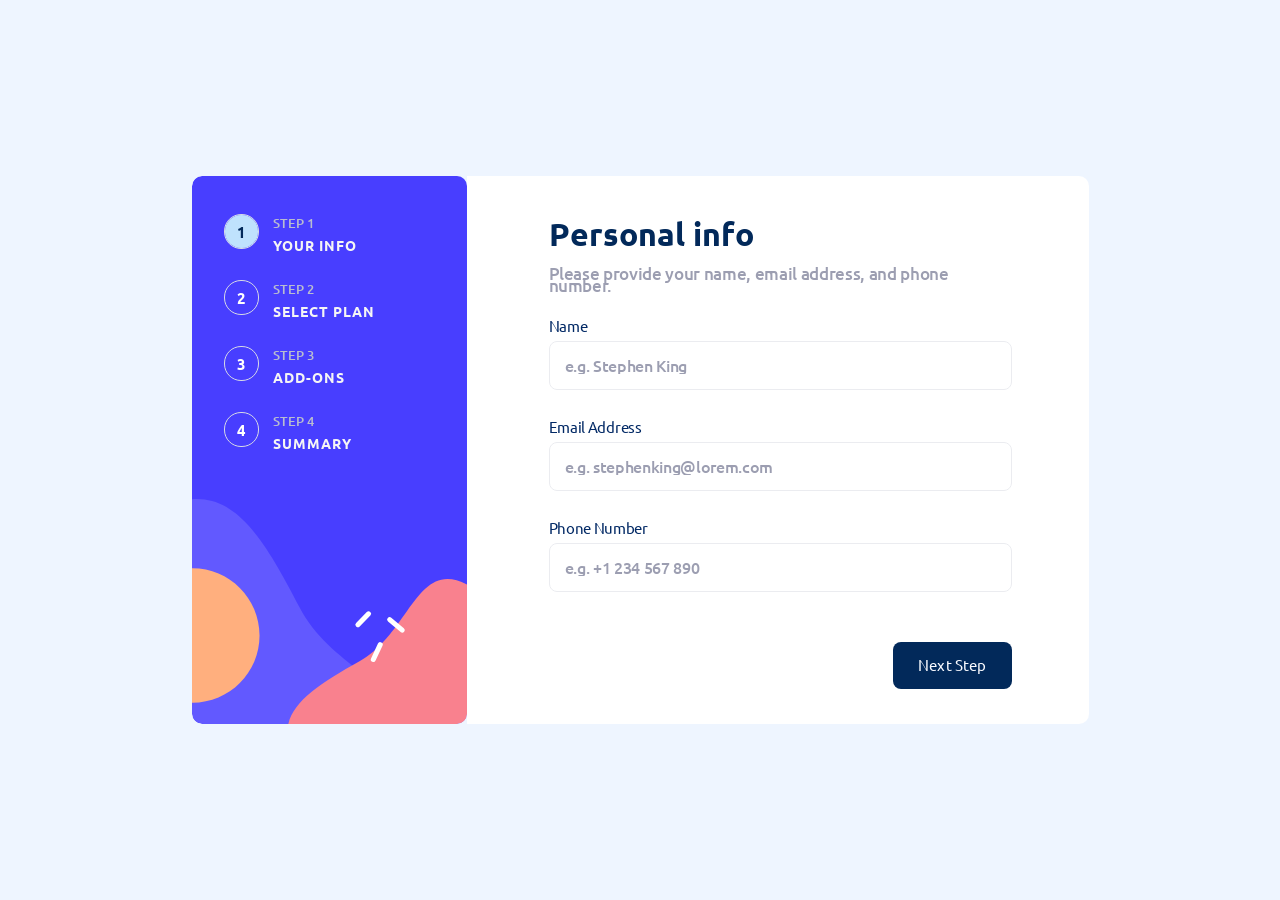
<file: index.html>
<!DOCTYPE html>
<html lang="en">
<head>
    <meta charset="UTF-8">
    <meta name="viewport" content="width=device-width, initial-scale=1.0">
    <title>Mult-step Form</title>

    <link rel="stylesheet" href="style.css">
</head>
<body>
    <div class="container" id="container-root">
        <aside>
            <div id="sidebar-root"></div>
        </aside>
        <div class="container-body" id="container-body-root">
            <!-- 'container-child' contains header, section, and nav -->
            <div class="container-child" id="container-child">
                <!-- <div id="skeleton"></div> -->
            </div>
        </div>
        <main id="main-content"></main>
    </div>
  
  <script type="module" src="app.js"></script>
  <!-- <script type="module" src="scripts/main.js"></script> -->

  
  <!-- <script type="module" src="/animations/pageTransitions.js"></script> -->

</body>
</html>
</file>
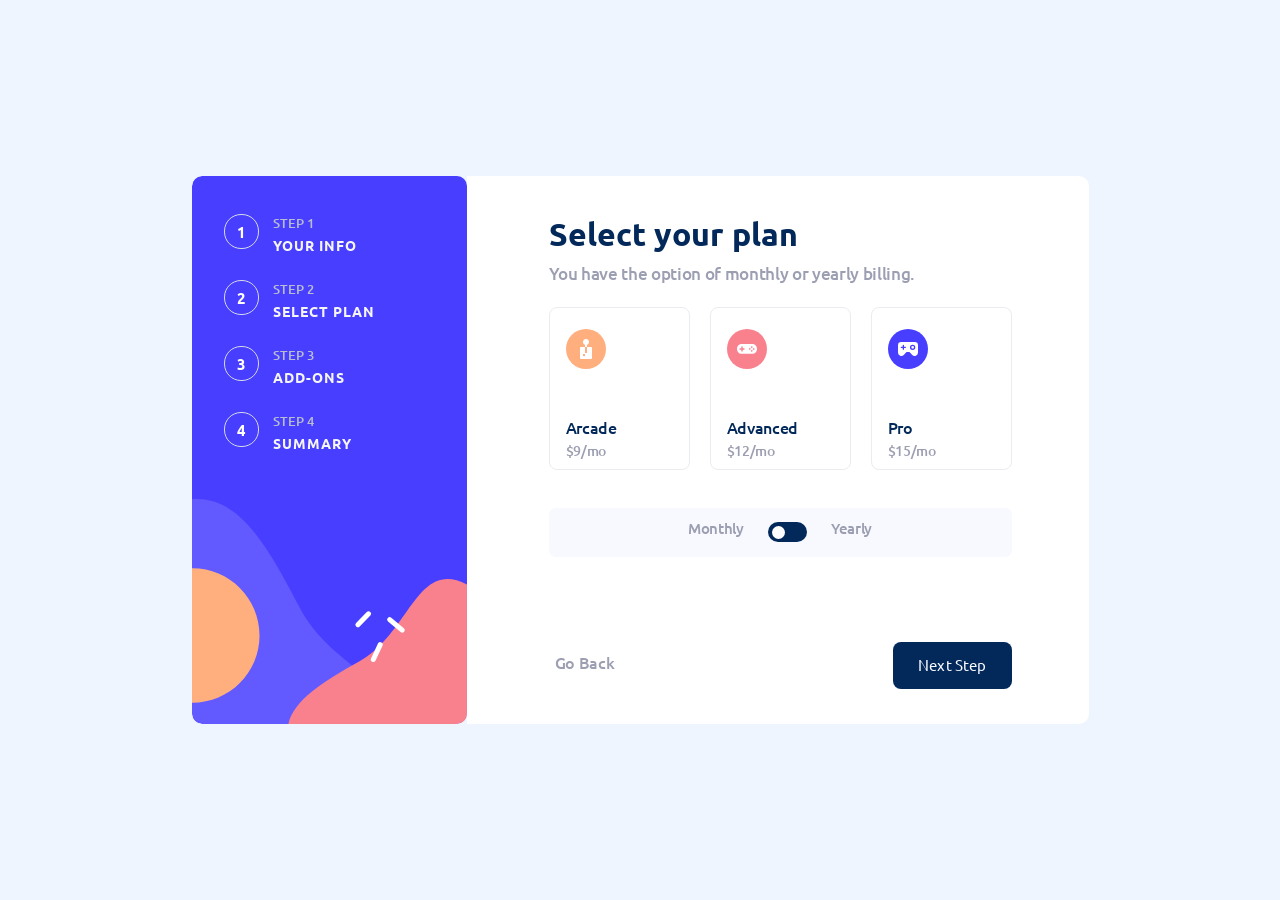
<file: html pages/select-your-plan.html>
<!DOCTYPE html>
  <html lang="en">
    <head>
      <meta charset="UTF-8">
      <meta name="viewport" content="width=device-width, initial-scale=1.0"> <!-- displays site properly based on user's device -->

      <link rel="icon" type="image/png" sizes="32x32" href="./assets/images/favicon-32x32.png">
      <link rel="stylesheet" href="/style.css">
      
      <title>Frontend Mentor | Multi-step form</title>

    </head>  

    <!-- Feel free to remove these styles or customise in your own stylesheet 👍 -->
    <style>
      .attribution { font-size: 11px; text-align: center; }
      .attribution a { color: hsl(228, 45%, 44%); }
    </style>

    <body>
    <div class="container">
      <aside>
        <div class="side">
          <!-- <img class="side" src="./assets/images/bg-sidebar-desktop.svg" alt=""> -->
          <div class="side-child">
              <div class="number"><p>1</p></div>
              <div class="desc">
                <p>STEP 1</p>
                <p>YOUR INFO</p>
              </div>
          </div>
          <div class="side-child">
            <div class="number"><p>2</p></div>
            <div class="desc">
              <p>STEP 2</p>
              <p>SELECT PLAN</p>
            </div>
          </div>
          <div class="side-child">
            <div class="number"><p>3</p></div>
            <div class="desc">
              <p>STEP 3</p>
              <p>ADD-ONS</p>
            </div>
          </div>
          <div class="side-child">
            <div class="number"><p>4</p></div>
            <div class="desc">
              <p>STEP 4</p>
              <p>SUMMARY</p>
            </div>
          </div>
        </div>
      </aside>
      <div class="container-body">
        <div class="container-child">
          <header>
            <h1 class="heading">Select your plan</h1>
            <p class="notes notes-margin">You have the option of monthly or yearly billing.</p>
          </header>

          <!-- plans -->
          <section>
            <div class="container-child-card margin" id="cards">
              <div class="card" tabindex="0" id="card">
                <div class="holder">
                  <div class="card-icon"></div>
                  <p class="notes">Arcade</p>
                  <p class="notes">$9/mo</p>
                </div>
              </div>
              <div class="card" tabindex="0">
                <div class="holder">
                  <div class="card-icon"></div>
                  <p class="notes">Advanced</p>
                  <p class="notes">$12/mo</p>
                </div>
              </div>
              <div class="card" tabindex="0">
                <div class="holder">
                  <div class="card-icon"></div>
                  <p class="notes">Pro</p>
                  <p class="notes">$15/mo</p>
                </div>
              </div>
            </div>
            
            <!-- switch -->
            <div class="plan margin">
              <div class="child">
                <p class="notes">Monthly</p>              
              </div>
              <div class="child" id="showPlan" onclick="play()">
                <div class="switch" id="toggle">
                  <div class="switch-ball"></div>
                </div>
              </div>
              <div class="child">
                <p class="notes">Yearly</p>  
              </div>
            </div>
          </section>
          
          <!-- navigation -->
          <nav>
            <div class="buttons">
              <button><p class="notes" onclick="location.href = '../index.html'">Go Back</p></button>
              <button id="next" onclick="location.href = './pick add-ons.html'"><p class="notes">Next Step</p></button>
            </div>
          </nav>
          
        </div>
      </div>
      
    </div>
    <!-- <div class="button">
      <p class="notes"></p>
      <p class="notes"></p>
    </div>
    /* side img section */
    <section></section> -->
    <script src="../scripts/main.js"></script>
    </body>
  </html>
</file>
<file: style.css>
:root {
    --container-direction: row;
    --container-width: fit-content;
    --container-padding: 15px;
    --container-margin: 0 auto;
    --container-overflow: hidden;
    --container-bg-color: white;
    --desc-display: flex;
    --side-width: 275px;
    --side-border-radius: 10px;
    --side-direction: column;
    --side-justify: none;
    --side-background-pos: -22px;
    --side-height: 510px;
    --side-child-margin: 0px 0px 0px 32px;

    --container-body-radius: 0px;
    --container-body-position: relative;
    --container-body-width: 622px;
    --container-body-padding: 33px 0px 0px 0px;

    --container-child-width: 463px;

    --header-mb: 0px; 
    --header-font-size: 32px;

    --form-container-mt: 27px;
    --form-control-display: block;
    --form-control-direction: row;
    --input-width: 436px;
    --input-height: 27px;
    --input-mt: 9px;
    --input-mb: 30px;

    --notes-line-height: 12px;
    --notes-margin-top: 21px;

    --btns-width: 100%;
    --btns-radius: 8px;
    --btns-padding: 16px 25px;
    --btns-top: 433px;
}

@media only screen and (max-width: 767px) {
    :root {
        --container-direction: column;
        --container-width: 100vw;
        --container-padding: 0px;
        --container-margin: -15.2vw auto 0px auto;
        --container-overflow: hidden;
        --container-height: 100%;
        --container-bg-color: #eef5ff;

        --desc-display: none;
        --side-width: 100%;
        --side-border-radius: 0px;
        --side-direction: row;
        --side-justify: center;
        --side-background-pos: 87%;
        --side-height: 35vmin;
        --side-child-margin: 2vw 2vw;

        --container-body-radius: 10px;
        --container-body-position: relative;
        --container-body-width: 78vw;
        --container-body-padding: 25px 5vw 27px 5vw;

        --container-child-width: 100%;

        --header-mb: 3vmin;
        --header-font-size: 28px;

        --form-container-mt: 0px;
        --form-control-display: flex;
        --form-control-direction: column;
        --input-width: 68vw;
        --input-height: 21px;
        --input-mt: 0px;
        --input-mb: 12px;

        --notes-line-height: 27.5px;
        --notes-margin-top: 14px;

        --btns-width: calc(100% + 5vw);
        --btns-top: 115vmin;
    }
}

@media only screen and (max-width: 425px) {
    :root {

        --container-margin: -17.2vw auto 0px auto;

        --header-font-size: 24px;
        
        --side-child-margin: 2vw 2vw;

        --container-body-padding: 25px 5vw 26px 5vw;

        --header-mb: 4.6vmin;

        --notes-margin-top: 3.8vw;
        --btns-radius: 4px;
        --btns-padding: 14px 17px;
        --btns-top: 133vmin;
    }
}

@media only screen and (max-width: 375px) {
    :root {
        --header-mb: 5vmin;
        --btns-top: 145vmin;
    }
}

body {
    /* background-color: hsl(229, 24%, 87%); */
    background-color: #eef5ff;
    display: flex;
    justify-content: center;
    align-items: center;
    overflow-x: clip;
    width: 100vw;
    margin: 0px;
    height: 100vh;
}

@font-face {
    font-family: Ubuntu;
    src:
        local('./assets/fonts/Ubuntu-Bold.ttf'),
        url('./assets/fonts/Ubuntu-Bold.ttf')
        format("truetype");
        font-weight: 700;
        font-style: normal;
}

@font-face {
    font-family: Ubuntu;
    src:
        local('./assets/fonts/Ubuntu-Medium.ttf'),
        url('./assets/fonts/Ubuntu-Medium.ttf')
        format("truetype");
        font-weight: 500;
        font-style: normal;
}

@font-face {
    font-family: Ubuntu;
    src:
        local('./assets/fonts/Ubuntu-Regular.ttf'),
        url('./assets/fonts/Ubuntu-Regular.ttf')
        format("truetype");
        font-weight: 400;
        font-style: normal;
}


.container {
    background-color: var(--conatiner-bg-color);
    /* margin-top: 30px; */
    align-self: center;
    display: flex;
    flex-direction: var(--container-direction);
    border-radius: var(--side-border-radius);
    margin: 0 auto;
    width: var(--container-width);
    overflow-x: var(--container-overflow);
    position: relative;
    /* background-color: white; */
    height: var(--container-height);
}

.side {
    position: relative;
    overflow: hidden;
    background-image: url('./assets/images/bg-sidebar-desktop.svg');
    background-size: cover;
    background-repeat: no-repeat;
    height: var(--side-height);
    /* width: 274px; */
    /* width: 274px; */
    /* width: 280px; */
    width: var(--side-width);
    /* border: 1px solid red ; */
    border-radius: var(--side-border-radius);
    display: flex;
    flex-direction: var(--side-direction);
    justify-content: var(--side-justify);
    /* flex-shrink: 1; */
    padding-top: 38px;
    background-position-y: var(--side-background-pos);
}

.side-child {
    display: flex;
    flex-direction: row;
    /* margin-top: 37px; */
    margin: var(--side-child-margin); 
    margin-bottom: 26px;
}

.number {
    position: relative;
    display: flex;
    width: 33px;
    height: 33px;
    border: solid 1px hsl(229, 24%, 87%);
    align-content: center;
    border-radius: 17px;
    text-align: center;
    /* overflow: hidden; */
    align-items: center;
    justify-content: center;
    /* overflow: hidden; */

}

.pseudo-number {
    overflow: hidden;
}

.side-child:nth-child(1) .number {
    /* background-color: hsl(206, 94%, 87%); */
    p {
        /* color: hsl(213, 96%, 18%) !important; */
    }
}

.number p {
    margin: 0px;
    font-size: 15px;
    font-family: ubuntu;
    transform: scaleY(1.04);
    /* color: hsl(229, 24%, 87%); */
    color: white;
    font-weight: bold;
    inset: center;
    position: relative;
}

.overlay {
    transition: all 0.45s ease !important;
}

.overlay-number {
    position: absolute !important;
    z-index: 1 !important;
    color: hsl(213, 96%, 18%) !important;
    /* color: black !important; */
    clip-path: inset(0 0 100% 0);
    transition: all 0.35s ease !important;
}

.inset-number {
    clip-path: inset(0 0 0 0) !important;
}

.inset-number-post {
    clip-path: inset(0 0 0 100%) !important;
}

.desc {
    display: var(--desc-display);
    flex-direction: column;
    margin-left: 14px;
}

.desc p {
    margin: 0px;
}

.desc > p {
    font-size: 13px;
    font-family: ubuntu;
    color: hsl(229deg 18.17% 76.91%);
    font-weight: 500;
}

.desc > p:nth-child(2) {
    font-size: 14px;
    font-family: ubuntu;
    color: #f5f5f5;
    letter-spacing: 1.0px;
    /* transform: scaleY(1); */
    word-spacing: 0px;
    margin-top: 4px;
    font-weight: 700;
}

.container-body {
    position: var(--container-body-position);
    display: flex;
    /* margin-left: 10px; */
    margin: var(--container-margin);
    border-radius: var(--container-body-radius);
    /* width: 600px; */
    width: var(--container-body-width);
    padding: var(--container-body-padding);
    justify-content: center;
    background-color: white;
    z-index: 99;
}

.container-child {
    display: flex;
    /* border: 1px solid red; */
    width: var(--container-child-width);
    flex-direction: column;
    /* justify-content: center; */
    align-items: flex-start;
    position: relative;
    margin-left: 5px;
    height: inherit;
}

.heading {
    font-family: Ubuntu;
    font-weight: bold;
    color: hsl(213, 96%, 18%);
    margin-top: 12px;
    margin-bottom: 0px;
    /* transform: scaleY(1.1); */
    /* letter-spacing: 0.015em; */
    /* word-spacing: 0.1em; */
    font-size: var(--header-font-size);
    height: 25.5px;
    line-height: 26px;
}

#header {
    margin-bottom: var(--header-mb);
}

.notes,
.form-container input, .form-container input::placeholder {
    font-family: Ubuntu, system-ui, -apple-system, BlinkMacSystemFont, 'Segoe UI', Roboto, Oxygen, Ubuntu, Cantarell, 'Open Sans', 'Helvetica Neue', sans-serif;
    font-weight: 500;
    font-size: 16px;
    color: #9c9eb1;
    /* margin-bottom: 0px; */
    letter-spacing: -0.02em;
    /* transform: scaleY(1.04); */
    /* word-spacing: 0.07em; */
    /* margin-top: 4px; */
    height: 19.5px;
    line-height: var(--notes-line-height);
}

.form-container input {
    color: hsl(213.41deg 95.65% 25.04%) !important;
}

.notes-margin {
    margin-top: var(--notes-margin-top);
    margin-bottom: 0px;
    font-size: 17px;
    height: auto;
}

.thankyou-notes {
    margin-top: 16px;
    margin-bottom: 0px;
    font-size: 16px;
    /* color: hsl(213, 96%, 18%); */
    font-weight: 500;
    text-align: center;
    line-height: 25px;
    word-spacing: 0.15em;
}

.container-child-card {
    display: flex;
    flex-direction: row;
    width: 463px;
    /* margin-top: 20px; */
    /* border: solid 1px red; */
    justify-content: space-between;
    flex-direction: row;
}

.card {
    /* width: 135px; */
    width: 139px;
    background-color: none;
    border: solid 1px hsl(228deg 14.29% 93.14%);
    border-radius: 8px;
    /* height: 175px; */
    height: 161px;
    display: flex;
    flex-direction: column;
    transition: border 80ms linear, background-color 120ms ease-out;
    /* transition: background-color 80ms ease-out; */
    z-index: 1;
    cursor: pointer;
    transition: height 300ms ease-in;
    outline: none;
    overflow: hidden;

    /* &:focus {
        height: 180px
    } */
}

.card:hover {
 /* border: solid 1px hsl(243, 100%, 62%); */
 border: solid 1px hsl(243, 100%, 62%);
 /* background-color: hsl(228, 100%, 84%); */
}

.card:focus, .card:focus-visible {
    background-color: hsl(217, 100%, 97%) !important;
    border: solid 1px hsl(243, 100%, 62%) !important;
}

.focused {
    background-color: hsl(217, 100%, 97%);
    border: solid 1px hsl(243, 100%, 62%) !important;
}

/* .card:before {
    pointer-events: none;
} */

.holder {
    margin-top: 21px;
    margin-left: 16px;
    margin-right: 84px;
    margin-bottom: 0px;
}

.card .notes {
    margin-top: 5px;
    margin-bottom: 0px;
    font-weight: 500;
}
.holder .notes:nth-child(2),
.add-ons-copy p:nth-child(1),
.arcade-plan .notes:first-child,
.arcade-copy:nth-child(1) > p,
.arcade-copy:nth-child(2) p:nth-child(2),
.arcade-copy:nth-child(3) p:nth-child(2) {
    color: hsl(213, 96%, 18%);
}

.notes-dark, .form-control label {
    /* color: hsl(213, 96%, 18%); */
    color: #022965;
}


.arcade-copy:nth-child(2) p:nth-child(2),
.arcade-copy:nth-child(3) p:nth-child(2) {
    color: #02296D;
    font-size: 15px;
    font-weight: 500;
}

.holder .notes:nth-child(3),
.add-ons-copy p:nth-child(2),
.add-ons-amount p  {
    font-size: 14px;
    /* font-weight: 500; */
}

.holder .notes:nth-child(4) {
    width: max-content;
    font-size: 14px !important;
    color: hsl(213.41deg 95.65% 25.04%);
    margin-top: 6px !important;
}

.card-icon {
    margin-top: 0px;
    margin-left: 0px;
    margin-right: 0px;
    margin-bottom: 52px;
}

.card-icon:nth-child(1) {
    content: url(assets/images/icon-arcade.svg);
}

.container-child-card .card:nth-child(2) .card-icon {
    content: url(assets/images/icon-advanced.svg);
}

.container-child-card .card:nth-child(3) .card-icon {
    content: url(assets/images/icon-pro.svg);
}


.plan {
    display: flex;
    /* height: 39px; */
    height: 49px;
    width: 100%;
    /* flex-grow: 1; */
    /* border: solid 1px red; */
    background-color: #f8f9fe;
    border-radius: 7px;
    justify-content: center;
    align-items: center;
    margin-top: 38px !important;
}

.margin {
    margin-top: 27px;
}

.child {
    display: flex;
    margin: 12px;
    cursor: pointer;
}

.child .notes {
    font-size: 15px;
}

.switch {
    width: 39px;
    height: 20px;
    background-color: hsl(213, 96%, 18%);
    border-radius: 11px;
    display: flex;
    flex-direction: row;
    justify-content: flex-start;
    align-items: center;
    transition: justify-content 300ms ease-in;
}

.switch-ball {
    width: 13px;
    height: 13px;
    background-color: white;
    border-radius: 15px;
    margin: auto 4px;
    position: relative;
    transition: left 100ms cubic-bezier(0.99, 0.63, 1, 0.99);
}

.buttons {
    display: flex;
    flex-direction: row;
    width: var(--btns-width);
    justify-content: space-between;
    /* margin-top: 120px; */
    /* height: inherit; */
    /* border: solid 1px red; */
    position: absolute;
    top: var(--btns-top);
    align-self: flex-end;
}

.buttons button:nth-child(odd) .notes:hover {
    /* background-color: red; */
    color: #02295a;
    /* display: inline; */
}

.buttons button:nth-child(even) {
    /* width: 112px;
    height: 42px; */
    align-self: center;
    /* align-content: end; */
    text-align: center;
    border-radius: var(--btns-radius);
    border: 0px;
    background-color: hsl(213.41deg 95.65% 18.04%);
    font-size: 15px;
    padding: var(--btns-padding);
    display: inline-flex;
    flex-direction: row;
    align-items: center;
    gap: 5px;
}

.buttonLight {
    background-color: hsla(244, 100%, 62%, 0.938) !important;

    &:hover {
        background-color: hsla(244, 100%, 62%, 0.538) !important;
    }

    &:active {
        background-color: hsla(244, 100%, 62%, 0.338) !important;
    }
}

.buttons button:nth-child(even) .notes {
    color: hsl(231, 100%, 99%);
    width: fit-content;
    line-height: 13px;
    height: 15px;
    font-size: 15px;
    font-weight: 400;
    letter-spacing: 0.01em;
}

.buttons button:nth-child(even):hover {
    background-color: hsl(213.41deg 89.04% 21.84% / 81%);
    cursor: pointer;
}

.buttons > button {
    border: 0px;
    background-color: transparent;
}
button .notes {
    /* align-content: center; */
    /* text-align: center; */
    margin: 0px;
    font-size: 15.5px;
    cursor: pointer;
}

nav {
    width: 100%;
}

header {
    width: 100%;
}

        .add-ons-body {
    display: grid;
    grid-template-columns: 463px;
    grid-template-rows: 77px 77px 77px;
    grid-row-gap: 16px;
    /* width: 457px; */
    margin-top: 27px;
}

.add-ons {
    /* background-color: hsl(228deg 14.29% 93.14%); */
    border: solid 1px hsl(228deg 14.29% 93.14%);
    border-radius: 8px;
    display: grid;
    grid-template-columns: 46px 273px 45px;
    grid-column-gap: 26px;
    padding: 12px;
    align-items: center;
    box-sizing: border-box;
    width: 100%;
    transition: border 80ms linear, background-color 120ms ease-out;
    cursor: pointer;
}
.add-ons:hover {
    border: solid 1px hsl(243, 100%, 62%);
    /* background-color: hsl(228, 100%, 84%); */
}

.add-ons:focus, .add-ons:focus-visible {
    /* background-color: hsl(230deg 75% 98.43%); */
    /* background-color: hsl(217, 100%, 97%);
    border: solid 1px hsl(243, 100%, 62%); */
}


.add-ons-copy .notes,
.add-ons-amount .notes {
    /* background-color: red; */
    margin-top: 0px;
    margin-bottom: 0px;
}

.add-ons-copy .notes:nth-child(1) {
    margin-bottom: 7px !important;
    font-size: 16px !important;
}

.add-ons-amount p {
    color: hsl(243, 100%, 62%);
}

.check {
    display: grid;
}

.check input {
    justify-self: center;
    width: 17px;
    height: 17px;
    border: solid 1px hsl(228deg 14.29% 93.14%);
}

.arcade-section {
    margin-top: 33px;
    width: 457px;
}

.thankyou {
    display: flex;
    flex-direction: column;
    align-items: center;
    justify-content: center;
    text-align: center;
    margin-top: 45px;
    width: 457px;
}

.thankyou > .heading {
    /* margin-bottom: 10px; */
    margin-top: 40px;
}

.arcade-card {
    /* background-color: hsl(228deg 14.29% 93.14%); */
    /* border: solid 1px hsl(228deg 14.29% 93.14%); */
    border-radius: 8px;
    display: grid;
    grid-template-rows: 67px 43px 33px;
    grid-column-gap: 26px;
    padding: 21px 25px 25px 25px;
    /* width: 457px; */
    /* align-items: center;
    box-sizing: border-box;
    width: 100%; */
    transition: border 80ms linear, background-color 120ms ease-out;
    background-color: hsl(230deg 75% 98.43%);
}

.arcade-copy {
    display: grid;
    grid-template-columns: auto 51px;
    grid-column-gap: 26px;
}

.arcade-copy:nth-child(1) {
    border-bottom: #e6e8ef 2px solid;
}

.arcade-plan .notes:last-child {
    margin-top: 0px;
    cursor: pointer;
    width: fit-content;
    text-decoration: underline;
    text-decoration-thickness: 2px;
}

.arcade-plan .notes:last-child:hover {
    color: hsla(244, 100%, 62%, 0.938);
    /* text-decoration: underline; */
    /* text-decoration-thickness: 2px; */
}

.arcade-plan .notes:first-child {
    margin-bottom: 9px;
    margin-top: 0px;
}

.arcade-copy:nth-child(2) > .notes {
    margin-top: 19px !important;
    /* color: red; */
    margin-bottom: 0px;
}

.arcade-plan .notes:last-child,
.arcade-copy:nth-child(2) > .notes:first-child,
.arcade-copy:nth-child(3) > .notes:first-child,
.arcade-total .notes {
    font-size: 16px;
}

.arcade-copy:nth-child(1) > p {
    text-align: right;
    /* margin-right: 0px; */
    /* color: red !important; */
    font-size: 16px;
    font-weight: 700;
}

.arcade-copy:nth-child(3) > .notes:first-child,
.arcade-copy:nth-child(3) p:nth-child(2) {
    margin-bottom: 0px;
}

.arcade-total {
    display: flex;
    flex-direction: row;
    justify-content: space-between;
    /* width: 100%; */
    padding-right: 25px;
    padding-left: 25px;
    margin-top: 10px;
}

.arcade-total .notes:last-child {
    color: hsla(244, 100%, 62%, 0.938);
    font-size: 17px;
    font-weight: 700;
}

.buttons .confirm {
    background-color: hsl(244.02deg 100% 61.96%) !important;
    /* width: 71.312px !important; */
    padding-left: 25px;
    padding-right: 25px;
}

.buttons .confirm:hover {
    background-color: hsl(244, 91%, 77%) !important;
}

.form-container {
    width: 100%;
    margin-top: var(--form-container-mt);
    height: fit-content;
}

.form-control {
    display: var(--form-control-display);
    flex-direction: var(--form-control-direction)
}

.form-control label, .form-control input {
    display: inline;
}

 .error-message {
    display: inline;
    /* justify-self: right; */
    /* text-align: right; */
    position: absolute;
    right: 0px;
    color: hsl(354, 84%, 57%);
}

.form-container input {
    width: var(--input-width);
    height: var(--input-height); 
    border-radius: 8px;
    border: 1.95px solid hsl(228deg 14.29% 93.14%);
    margin-top: var(--input-mt);
    margin-bottom: var(--input-mb);
    padding: 10px 10px 10px 15px;
    line-height: 0px;
    cursor: pointer;

        &::placeholder {
        font-weight: 500 !important;
        font-size: 16px !important;
    }
    &:hover, &:focus {
        border-color: hsl(243, 100%, 62%);
    }
    &:focus-visible {
        outline: none;
    }
}

.form-container label {
    font-size: 15px;
    /* transform: scaley(1.04); */
    font-weight: normal;
    letter-spacing: -0.02em;
}

.error {
    border-color: hsl(354, 84%, 57%) !important;
}

.error:hover, .error:focus {
        border-color: hsl(354, 84%, 57%) !important;
    }

input[type="checkbox"] {
    cursor: pointer;
    /* z-index: -1; */
}

.anim {
    transition: opacity 150ms linear, transform 750ms cubic-bezier(0.075, 0.82, 0.165, 1);
}

.header_anim {
    transition: opacity 500ms linear, transform 700ms cubic-bezier(0.075, 0.82, 0.165, 1);
}

.show {
    opacity: 1;
    transform: translateX(0);
}

.noshow {
    opacity: 0;
    transform: translateY(30px)
}

.header_pre {
    opacity: 1;
    transform: translateY(45px)
}

.blink {
    opacity: 0;
}


.confettiContainer {
    position: absolute;
    top: 0;
    left: 0px;
    height: 100vh;
    width: 100%;
    overflow: hidden;
}

.confetti {
    position: relative;
    top: 0px;
    display: block;
    height: 12px;
    width: 10px;
    /* animation: confetti-fall linear 5s infinite; */
    transition: opacity 10ms linear 100ms, top 75ms cubic-bezier(0.01, 0.69, 0.37, 0.77), left 75ms cubic-bezier(0.01, 0.69, 0.37, 0.77), right 75ms cubic-bezier(0.01, 0.69, 0.37, 0.77)

}

.explosion {
    /* transition: top 75ms cubic-bezier(0.075, 0.82, 0.165, 1), 
    left 75ms cubic-bezier(0.075, 0.82, 0.165, 1), 
    right 75ms cubic-bezier(0.075, 0.82, 0.165, 1); */
}

.explosion-start {
    animation: confetti-explosion 2s cubic-bezier(0.215, 0.610, 0.355, 1) forwards;
}

.explosion-end {
    animation: confetti-fade 2s cubic-bezier(0.215, 0.610, 0.355, 1) 1.5s;
    /* opacity: 0px; */
}

@keyframes confetti-explosion {
	0% {
        /* transform: rotateY(random());  */
		/* transform: translateY(-100%) rotateX(0deg) rotateY(0deg) rotateZ(0deg); */
	}
    100% {
        transform: rotateX(2400deg) rotateY(1200deg)  rotateZ(1080deg) translateY(100%);
        opacity: 0;
        /* transform: rotateY(50deg) rotateY(50deg) translateY(50vh); */
		/* transform: translateY(-100%) rotateX(0deg) rotateY(0deg) rotateZ(0deg); */
        /* opacity: 0; */
	}
}

@keyframes confetti-fade {
	0% {
		/* transform: translateY(-100%) rotateX(0deg) rotateY(0deg) rotateZ(0deg); */
	}
	100% {
		/* transform: translateY(50vh) rotateX(45deg) rotateY(10deg)  rotateZ(90deg); */
        opacity: 0;
	}
}

@keyframes confetti-fall {
	0% {
		transform: translateY(-100%) rotateX(0deg) rotateY(0deg) rotateZ(0deg);
	}
	50% {
		transform: translateY(50vh) rotateX(45deg) rotateY(10deg)  rotateZ(90deg);
	}
}


img {
          position: relative;
          z-index: 999; /* Choose a value higher than any potential overlapping elements */
        }




.skeleton {
    animation: skeleton-loading 0.5s linear alternate-reverse infinite;

    label, input {
        background-color: #e3e0e0;
        color: #e3e0e0 !important;
        cursor: default;
    }

    label {
        width: fit-content;
        border-radius: 5px;
    }
}

@keyframes skeleton-loading {
	0% {
        opacity: 1;
		/* background-color: #e3e0e0; */
	}
	100% {
        opacity: 0.325;
	}
}

.btn-spinner {
    width: 18px;
    height: 18px;
    border: 2.4px solid #fff;
    border-bottom-color: transparent;
    border-radius: 50%;
    display: none;
    box-sizing: border-box;
    animation: rotation 1s linear infinite;
}

@keyframes rotation {
    0% {
        transform: rotate(0deg);
    }
    100% {
        transform: rotate(360deg);
    }
}
</file>
